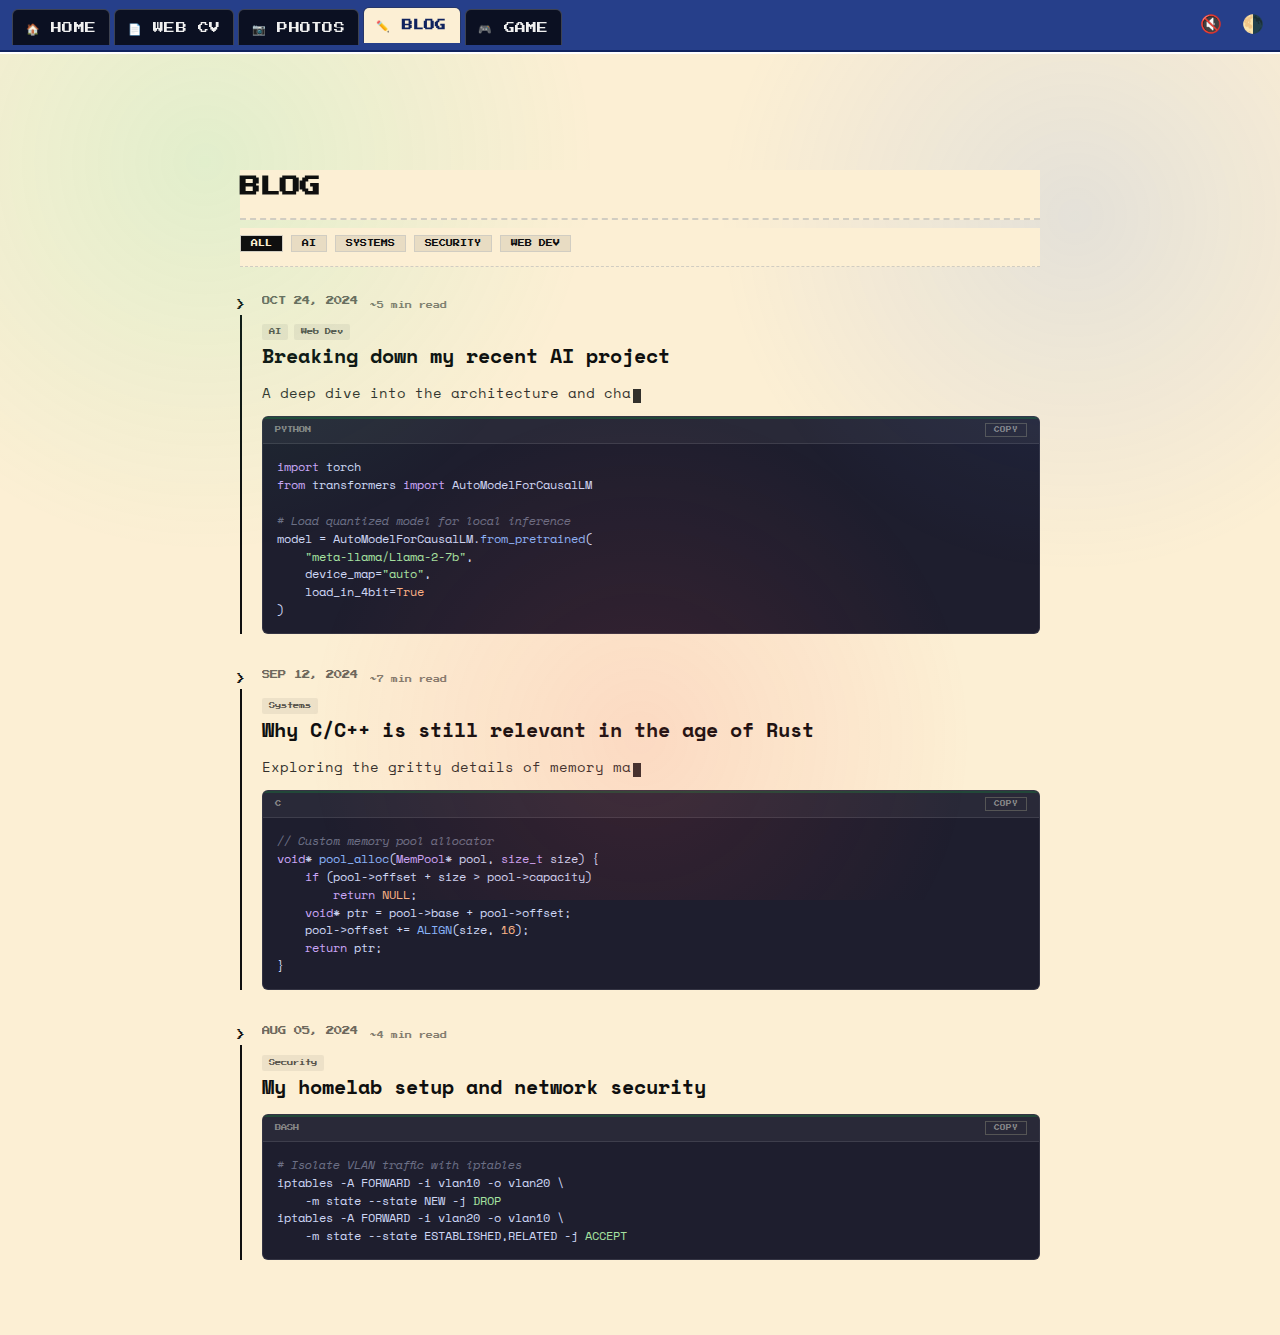
<file: blog.html>
<!DOCTYPE html>
<html lang="en">
<head>
    <meta charset="UTF-8">
    <meta name="viewport" content="width=device-width, initial-scale=1.0">
    <title>Alex Gaffen - Blog</title>
    <link href="https://fonts.googleapis.com/css2?family=Press+Start+2P&family=Space+Mono:ital,wght@0,400;0,700;1,400;1,700&display=swap" rel="stylesheet">
    <style>
        :root {
            --bg-color: #fcefd4;
            --text-color: #0f0f0f;
            --link-color: #0f0f0f;
            --link-hover: #d62020;
            --border-color: #d1cdc2;
            --tag-bg: rgba(0,0,0,0.08);
            --tag-active: #0f0f0f;
            --code-bg: #1e1e2e;
            --code-text: #cdd6f4;
        }

        /* CRT dark mode */
        html.dark-mode {
            --bg-color: #0a0a0a;
            --text-color: #00ff41;
            --link-color: #00ff41;
            --link-hover: #ff3333;
            --border-color: #1a3a1a;
            --tag-bg: rgba(0,255,65,0.1);
            --tag-active: #00ff41;
            --code-bg: #0d1117;
            --code-text: #00ff41;
        }
        html.dark-mode body {
            text-shadow: 0 0 8px rgba(0,255,65,0.3);
        }
        html.dark-mode .post-item::before {
            background: var(--bg-color);
        }
        html.dark-mode .post-item {
            border-left-color: #1a3a1a;
        }
        html.dark-mode code {
            text-shadow: 0 0 6px rgba(0,255,65,0.4);
        }


        body {
            font-family: 'Space Mono', 'Courier New', Courier, monospace;
            max-width: 800px;
            margin: 40px auto;
            padding: 0 20px;
            line-height: 1.6;
            background-color: var(--bg-color);
            color: var(--text-color);
            font-size: 14px;
            transition: background-color 0.4s, color 0.4s;
        }

        header {
            margin-bottom: 2em;
            padding-bottom: 1em;
            border-bottom: 2px dashed var(--border-color);
            display: flex;
            justify-content: space-between;
            align-items: center;
            position: sticky;
            top: 0;
            z-index: 100;
            background: var(--bg-color);
        }

        h1 {
            font-family: 'Press Start 2P', monospace;
            font-size: 1.5em;
            text-transform: uppercase;
            margin: 0;
            letter-spacing: -1px;
        }

        .header-actions {
            display: flex;
            gap: 10px;
            align-items: center;
        }

        a {
            color: var(--link-color);
            text-decoration: none;
            font-family: 'Press Start 2P', monospace;
            font-size: 0.7em;
            text-transform: uppercase;
            transition: all 0.2s ease;
        }
        
        a.back-btn {
            border: 2px solid var(--text-color);
            padding: 8px 12px;
            box-shadow: 2px 2px 0px var(--text-color);
        }
        a:hover { color: var(--link-hover); }
        a.back-btn:hover {
            box-shadow: 4px 4px 0px var(--link-hover);
            border-color: var(--link-hover);
        }



        /* Tag filter bar */
        .tag-filter {
            display: flex;
            gap: 8px;
            flex-wrap: wrap;
            margin-bottom: 2em;
            padding-bottom: 1em;
            border-bottom: 1px dashed var(--border-color);
            position: sticky;
            top: 58px;
            z-index: 99;
            background: var(--bg-color);
            padding-top: 0.5em;
        }
        .tag-btn {
            background: var(--tag-bg);
            border: 1px solid var(--border-color);
            padding: 4px 10px;
            font-family: 'Press Start 2P', monospace;
            font-size: 0.5em;
            color: var(--text-color);
            cursor: pointer;
            transition: all 0.2s;
            text-transform: uppercase;
        }
        .tag-btn.active, .tag-btn:hover {
            background: var(--tag-active);
            color: var(--bg-color);
        }

        .content-area {
            opacity: 1;
        }
        .content-area.first-visit {
            animation: fadeIn 0.8s ease-out;
        }

        @keyframes fadeIn {
            from { opacity: 0; transform: translateY(10px); }
            to { opacity: 1; transform: translateY(0); }
        }

        .post-list {
            list-style: none;
            padding: 0;
        }
        .post-item {
            border-left: 2px solid var(--text-color);
            padding-left: 20px;
            margin-bottom: 2.5em;
            position: relative;
            transition: opacity 0.3s, transform 0.3s;
            cursor: pointer;
        }
        .post-item:hover {
            transform: translateX(6px);
        }
        .post-item:hover::before {
            color: var(--link-hover);
        }
        .post-item.tag-hidden {
            display: none;
        }
        .post-item::before {
            content: '>';
            position: absolute;
            left: -6px;
            top: 0;
            color: var(--text-color);
            font-family: 'Press Start 2P', monospace;
            font-size: 10px;
            background: var(--bg-color);
            padding: 2px 0;
            transition: background 0.4s;
        }
        .post-date {
            font-family: 'Press Start 2P', monospace;
            font-size: 0.6em;
            color: var(--text-color);
            opacity: 0.6;
            margin-bottom: 8px;
            display: block;
        }
        .post-meta-row {
            display: flex;
            align-items: center;
            gap: 12px;
            margin-bottom: 8px;
        }
        .read-time {
            font-family: 'Press Start 2P', monospace;
            font-size: 0.5em;
            opacity: 0.5;
            white-space: nowrap;
        }
        .post-tags {
            display: flex;
            gap: 6px;
            flex-wrap: wrap;
        }
        .post-tag {
            font-family: 'Press Start 2P', monospace;
            font-size: 0.45em;
            background: var(--tag-bg);
            padding: 3px 7px;
            border-radius: 2px;
            opacity: 0.7;
        }
        .post-title {
            font-size: 1.4em;
            font-weight: bold;
            margin: 0 0 10px 0;
        }
        .post-title a {
            font-family: 'Space Mono', monospace;
            font-size: 1em;
            text-transform: none;
            letter-spacing: normal;
        }
        .post-excerpt {
            margin: 0;
            opacity: 0.85;
        }
        /* Typing cursor */
        .post-excerpt .cursor {
            display: inline-block;
            width: 8px;
            height: 1em;
            background: var(--text-color);
            margin-left: 2px;
            animation: blink 0.7s step-end infinite;
            vertical-align: text-bottom;
        }
        @keyframes blink {
            50% { opacity: 0; }
        }

        /* Code block styling */
        .code-block {
            position: relative;
            background: var(--code-bg);
            border-radius: 6px;
            margin: 12px 0;
            overflow: hidden;
            border: 1px solid rgba(255,255,255,0.1);
        }
        .code-block-header {
            display: flex;
            justify-content: space-between;
            align-items: center;
            padding: 6px 12px;
            background: rgba(255,255,255,0.05);
            border-bottom: 1px solid rgba(255,255,255,0.1);
        }
        .code-block-lang {
            font-family: 'Press Start 2P', monospace;
            font-size: 0.45em;
            color: #888;
            text-transform: uppercase;
        }
        .code-copy-btn {
            background: none;
            border: 1px solid #555;
            color: #888;
            font-family: 'Press Start 2P', monospace;
            font-size: 0.4em;
            padding: 3px 8px;
            cursor: pointer;
            transition: all 0.2s;
        }
        .code-copy-btn:hover {
            color: #fff;
            border-color: #fff;
        }
        .code-copy-btn.copied {
            color: #00ff41;
            border-color: #00ff41;
        }
        .code-block pre {
            margin: 0;
            padding: 14px;
            overflow-x: auto;
            font-family: 'Space Mono', monospace;
            font-size: 0.85em;
            line-height: 1.5;
            color: var(--code-text);
        }
        .code-block .scanline {
            position: absolute;
            top: 0; left: 0; right: 0;
            height: 2px;
            background: rgba(0,255,65,0.15);
            animation: scanMove 3s linear 1 forwards;
            pointer-events: none;
        }
        @keyframes scanMove {
            0% { top: 0; }
            100% { top: 100%; }
        }
        .code-block .kw { color: #cba6f7; }
        .code-block .fn { color: #89b4fa; }
        .code-block .str { color: #a6e3a1; }
        .code-block .cm { color: #6c7086; font-style: italic; }
        .code-block .num { color: #fab387; }
    </style>
    <link href="site-tabs.css" rel="stylesheet">
    <script src="site-tabs.js"></script>
</head>
<body class="has-site-tabs blog-page">
<nav class="site-tabs" aria-label="Primary">
    <div class="site-tabs-group">
        <a href="index.html" class="site-tab ">🏠 HOME</a>
        <a href="resume.html" class="site-tab ">📄 WEB CV</a>
        <a href="photography.html" class="site-tab ">📷 PHOTOS</a>
        <a href="blog.html" class="site-tab is-active">✏️ BLOG</a>
        <a href="game.html" class="site-tab ">🎮 GAME</a>
    </div>
    <div class="site-tabs-controls">
        <button id="site-audio-btn" class="site-tabs-btn" title="Toggle Audio" aria-label="Toggle Audio">🔊</button>
        <button id="site-theme-btn" class="site-tabs-btn" title="Toggle Theme" aria-label="Toggle Theme">🌗</button>
    </div>
</nav>


    <header>
        <h1>Blog</h1>

    </header>

    <div class="content-area">
        <p>Thoughts on tech, AI, cybersecurity, and navigating life as a developer.</p>
        
        <div class="tag-filter">
            <button class="tag-btn active" data-tag="all">All</button>
            <button class="tag-btn" data-tag="ai">AI</button>
            <button class="tag-btn" data-tag="systems">Systems</button>
            <button class="tag-btn" data-tag="security">Security</button>
            <button class="tag-btn" data-tag="web">Web Dev</button>
        </div>

        <ul class="post-list">
            <li class="post-item" data-tags="ai,web">
                <div class="post-meta-row">
                    <span class="post-date">OCT 24, 2024</span>
                    <span class="read-time">~5 min read</span>
                </div>
                <div class="post-tags">
                    <span class="post-tag">AI</span>
                    <span class="post-tag">Web Dev</span>
                </div>
                <h2 class="post-title"><a href="#" onclick="return false;">Breaking down my recent AI project</a></h2>
                <p class="post-excerpt" data-text="A deep dive into the architecture and challenges of building large-scale data pipelines for local ML inference. Here's what I learned..."></p>
                <div class="code-block">
                    <div class="code-block-header">
                        <span class="code-block-lang">python</span>
                        <button class="code-copy-btn" onclick="copyCode(this)">COPY</button>
                    </div>
                    <pre><span class="kw">import</span> torch
<span class="kw">from</span> transformers <span class="kw">import</span> AutoModelForCausalLM

<span class="cm"># Load quantized model for local inference</span>
model = AutoModelForCausalLM.<span class="fn">from_pretrained</span>(
    <span class="str">"meta-llama/Llama-2-7b"</span>,
    device_map=<span class="str">"auto"</span>,
    load_in_4bit=<span class="num">True</span>
)</pre>
                    <div class="scanline"></div>
                </div>
            </li>
            <li class="post-item" data-tags="systems">
                <div class="post-meta-row">
                    <span class="post-date">SEP 12, 2024</span>
                    <span class="read-time">~7 min read</span>
                </div>
                <div class="post-tags">
                    <span class="post-tag">Systems</span>
                </div>
                <h2 class="post-title"><a href="#" onclick="return false;">Why C/C++ is still relevant in the age of Rust</a></h2>
                <p class="post-excerpt" data-text="Exploring the gritty details of memory management and when it makes sense to stick to the classics for system-level robust tooling..."></p>
                <div class="code-block">
                    <div class="code-block-header">
                        <span class="code-block-lang">c</span>
                        <button class="code-copy-btn" onclick="copyCode(this)">COPY</button>
                    </div>
                    <pre><span class="cm">// Custom memory pool allocator</span>
<span class="kw">void</span>* <span class="fn">pool_alloc</span>(<span class="kw">MemPool</span>* pool, <span class="kw">size_t</span> size) {
    <span class="kw">if</span> (pool->offset + size > pool->capacity)
        <span class="kw">return</span> <span class="num">NULL</span>;
    <span class="kw">void</span>* ptr = pool->base + pool->offset;
    pool->offset += <span class="fn">ALIGN</span>(size, <span class="num">16</span>);
    <span class="kw">return</span> ptr;
}</pre>
                    <div class="scanline"></div>
                </div>
            </li>
            <li class="post-item" data-tags="security">
                <div class="post-meta-row">
                    <span class="post-date">AUG 05, 2024</span>
                    <span class="read-time">~4 min read</span>
                </div>
                <div class="post-tags">
                    <span class="post-tag">Security</span>
                </div>
                <h2 class="post-title"><a href="#" onclick="return false;">My homelab setup and network security</a></h2>
                <p class="post-excerpt" data-text="How I isolated my services, set up a custom firewall structure, and learned penetration testing basics in the process."></p>
                <div class="code-block">
                    <div class="code-block-header">
                        <span class="code-block-lang">bash</span>
                        <button class="code-copy-btn" onclick="copyCode(this)">COPY</button>
                    </div>
                    <pre><span class="cm"># Isolate VLAN traffic with iptables</span>
iptables -A FORWARD -i vlan10 -o vlan20 \
    -m state --state NEW -j <span class="str">DROP</span>
iptables -A FORWARD -i vlan20 -o vlan10 \
    -m state --state ESTABLISHED,RELATED -j <span class="str">ACCEPT</span></pre>
                    <div class="scanline"></div>
                </div>
            </li>
        </ul>
    </div>


    <script>
        // Tag filtering
        document.querySelectorAll('.tag-btn').forEach(function(btn) {
            btn.addEventListener('click', function() {
                document.querySelectorAll('.tag-btn').forEach(function(b) { b.classList.remove('active'); });
                btn.classList.add('active');
                var tag = btn.getAttribute('data-tag');
                document.querySelectorAll('.post-item').forEach(function(item) {
                    if (tag === 'all' || item.getAttribute('data-tags').indexOf(tag) !== -1) {
                        item.classList.remove('tag-hidden');
                    } else {
                        item.classList.add('tag-hidden');
                    }
                });
            });
        });

        // Typing effect on scroll
        var typedItems = [];
        var typeObserver = new IntersectionObserver(function(entries) {
            entries.forEach(function(entry) {
                if (entry.isIntersecting && typedItems.indexOf(entry.target) === -1) {
                    typedItems.push(entry.target);
                    typeExcerpt(entry.target);
                }
            });
        }, { threshold: 0.3 });

        document.querySelectorAll('.post-excerpt').forEach(function(el) {
            typeObserver.observe(el);
        });

        function typeExcerpt(el) {
            var text = el.getAttribute('data-text');
            if (!text) return;
            el.textContent = '';
            var cursor = document.createElement('span');
            cursor.className = 'cursor';
            el.appendChild(cursor);
            var i = 0;
            var speed = 18; // ms per character
            function tick() {
                if (i < text.length) {
                    el.insertBefore(document.createTextNode(text.charAt(i)), cursor);
                    i++;
                    setTimeout(tick, speed);
                } else {
                    // Remove cursor after typing is done
                    setTimeout(function() { cursor.style.display = 'none'; }, 1500);
                }
            }
            tick();
        }

        // Copy code button
        function copyCode(btn) {
            var pre = btn.closest('.code-block').querySelector('pre');
            var text = pre.textContent || pre.innerText;
            navigator.clipboard.writeText(text).then(function() {
                btn.textContent = 'COPIED!';
                btn.classList.add('copied');
                setTimeout(function() {
                    btn.textContent = 'COPY';
                    btn.classList.remove('copied');
                }, 2000);
            });
        }
    </script>

    <script>
        (function() {
            var key = 'visited-blog';
            if (!localStorage.getItem(key)) {
                document.querySelector('.content-area').classList.add('first-visit');
                localStorage.setItem(key, '1');
            }
        })();
    </script>
    <script src="global_fx.js"></script>
</body>
</html>
</file>
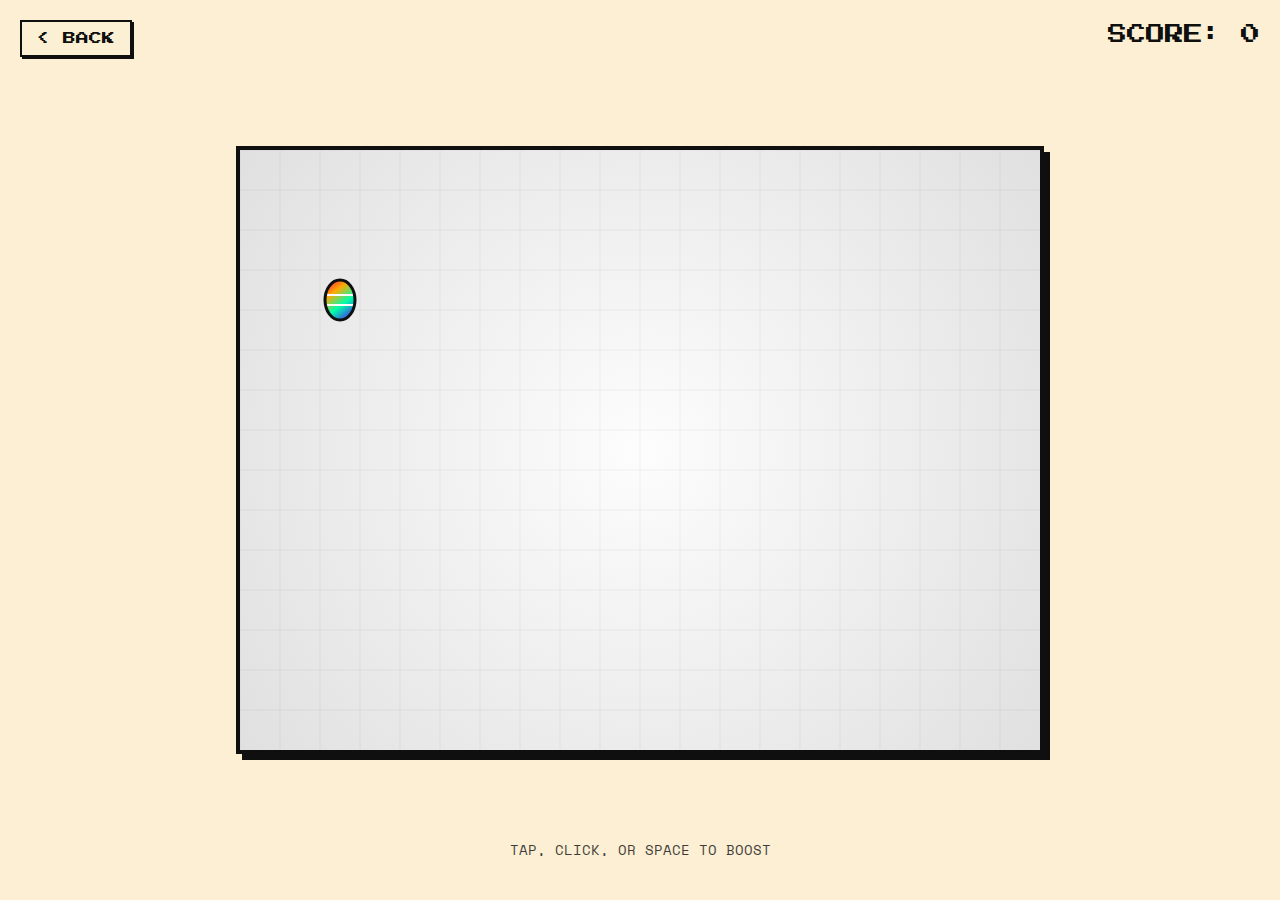
<file: game.html>
﻿<!DOCTYPE html>
<html lang="en">
<head>
    <meta charset="UTF-8">
    <meta name="viewport" content="width=device-width, initial-scale=1.0, maximum-scale=1.0, user-scalable=no">
    <title>Easter Egg Ascent</title>
    <link href="https://fonts.googleapis.com/css2?family=Press+Start+2P&family=Space+Mono&display=swap" rel="stylesheet">
    <style>
        :root { --bg-color: #fcefd4; --text-color: #0f0f0f; }
        body, html {
            margin: 0; padding: 0; width: 100%; height: 100%;
            background-color: var(--bg-color);
            color: var(--text-color);
            font-family: 'Space Mono', Courier, monospace;
            overflow: hidden; touch-action: none;
            display: flex; flex-direction: column; align-items: center; justify-content: center;
        }
        .back-btn {
            position: absolute; top: 20px; left: 20px;
            font-family: 'Press Start 2P', monospace; font-size: 0.8rem;
            color: var(--text-color); text-decoration: none;
            border: 2px solid var(--text-color); box-shadow: 2px 2px 0 var(--text-color);
            padding: 10px 15px; z-index: 100;
            background: rgba(252, 239, 212, 0.9);
            transition: all 0.2s ease;
        }
        .back-btn:active { box-shadow: 0px 0px 0 var(--text-color); transform: translate(2px, 2px); }
        #ui-layer {
            position: absolute; top: 25px; right: 20px;
            font-family: 'Press Start 2P', monospace; font-size: 1.2rem;
            text-align: right; pointer-events: none; z-index: 90;
        }
        #instructions {
            position: absolute; bottom: 40px; left: 50%; transform: translateX(-50%);
            font-size: 0.9rem; text-align: center; pointer-events: none; opacity: 0.8;
        }
        canvas {
            display: block;
            border: 4px solid var(--text-color);
            box-shadow: 6px 6px 0 var(--text-color);
            background: #fff;
            background-image: radial-gradient(circle at 50% 50%, #fdfdfd 0%, #e0e0e0 100%);
            max-width: 95vw; max-height: 85vh;
        }
        #gameover {
            position: absolute; top: 50%; left: 50%; transform: translate(-50%, -50%);
            background: var(--bg-color); padding: 30px;
            border: 4px solid var(--text-color); box-shadow: 5px 5px 0 var(--text-color);
            text-align: center; z-index: 200; display: none;
            font-family: 'Press Start 2P', monospace;
        }
        #gameover h2 { margin-top: 0; color: #d62020; font-size: 1.5rem; }
        .restart-btn {
            font-family: 'Press Start 2P', monospace; margin-top: 20px;
            border: 2px solid var(--text-color); background: #fff;
            padding: 10px 20px; cursor: pointer; box-shadow: 2px 2px 0 var(--text-color);
        }
        .restart-btn:active { box-shadow: 0 0 0 var(--text-color); transform: translate(2px, 2px); }
    </style>
</head>
<body>
    <a href="index.html" class="back-btn">&lt; BACK</a>
    <div id="ui-layer">SCORE: <span id="scoreEl">0</span></div>
    <div id="instructions">TAP, CLICK, OR SPACE TO BOOST</div>
    
    <canvas id="game"></canvas>

    <div id="gameover">
        <h2>CRASHED!</h2>
        <p style="font-family:'Space Mono';font-size:1.2rem;">Score: <span id="finalScore"></span></p>
        <button class="restart-btn" onclick="resetGame()">PLAY AGAIN</button>
    </div>

    <script>
        const canvas = document.getElementById('game');
        const ctx = canvas.getContext('2d');
        let width, height;
        
        function resize() {
            width = Math.min(window.innerWidth * 0.95, 800);
            height = Math.min(window.innerHeight * 0.85, 600);
            canvas.width = width;
            canvas.height = height;
        }
        window.addEventListener('resize', resize);
        resize();

        // Game State
        let frames = 0;
        let score = 0;
        let currentState = 'start'; // start, play, over
        let particles = [];
        let obstacles = [];
        
        // Egg Object
        const egg = {
            x: 100, y: 150, radiusX: 15, radiusY: 20,
            velocity: 0, gravity: 0.35, jump: -6.5,
            rotation: 0,
            draw: function() {
                ctx.save();
                ctx.translate(this.x, this.y);
                this.rotation = Math.min(Math.PI / 4, Math.max(-Math.PI / 4, (this.velocity * 0.1)));
                ctx.rotate(this.rotation);
                
                // Fancy Egg pattern
                const grad = ctx.createLinearGradient(-this.radiusX, -this.radiusY, this.radiusX, this.radiusY);
                grad.addColorStop(0, '#ff0055'); grad.addColorStop(0.3, '#ffaa00');
                grad.addColorStop(0.6, '#00ffaa'); grad.addColorStop(1, '#5500ff');
                
                ctx.beginPath();
                ctx.ellipse(0, 0, this.radiusX, this.radiusY, 0, 0, Math.PI * 2);
                ctx.fillStyle = grad;
                ctx.fill();
                
                // Decorations
                ctx.strokeStyle = '#fff'; ctx.lineWidth = 2;
                ctx.beginPath();
                ctx.moveTo(-13, -5); ctx.lineTo(13, -5);
                ctx.moveTo(-15, 5); ctx.lineTo(15, 5);
                ctx.stroke();

                ctx.lineWidth = 3; ctx.strokeStyle = '#0f0f0f';
                ctx.strokeRect(-this.radiusX, -this.radiusY, 0, 0); // Hack to trigger some sharp edges if needed
                
                ctx.beginPath();
                ctx.ellipse(0, 0, this.radiusX, this.radiusY, 0, 0, Math.PI * 2);
                ctx.stroke();
                
                ctx.restore();
            },
            update: function() {
                this.velocity += this.gravity;
                this.y += this.velocity;
                
                // Floor collision
                if (this.y + this.radiusY >= height) {
                    this.y = height - this.radiusY;
                    gameOver();
                }
                // Ceiling collision
                if (this.y - this.radiusY <= 0) {
                    this.y = this.radiusY;
                    this.velocity = 0;
                }
            },
            boost: function() {
                this.velocity = this.jump;
                // Emit particles
                for(let i=0; i<5; i++) {
                    particles.push(new Particle(this.x - 10, this.y + 15));
                }
            }
        };

        // Particle Class
        class Particle {
            constructor(x, y) {
                this.x = x; this.y = y;
                this.vx = (Math.random() - 0.5) * 3 - 2;
                this.vy = Math.random() * 3 + 1;
                this.life = 1;
                this.decay = Math.random() * 0.05 + 0.02;
                this.color = 'hsl(' + Math.random()*360 + ', 100%, 60%)';
            }
            update() {
                this.x += this.vx; this.y += this.vy;
                this.life -= this.decay;
            }
            draw() {
                ctx.fillStyle = this.color;
                ctx.globalAlpha = Math.max(0, this.life);
                ctx.fillRect(this.x, this.y, 4, 4);
                ctx.globalAlpha = 1;
            }
        }

        // Obstacle Class
        class Obstacle {
            constructor() {
                this.x = width;
                this.w = 40 + Math.random() * 30;
                this.gap = 130 + Math.random() * 40;
                this.topH = 50 + Math.random() * (height - this.gap - 100);
                this.bottomY = this.topH + this.gap;
                this.bottomH = height - this.bottomY;
                this.speed = 3.5 + (score * 0.1); // difficulty scaling
                this.passed = false;
            }
            update() {
                this.x -= this.speed;
                if (!this.passed && this.x + this.w < egg.x) {
                    score++;
                    document.getElementById('scoreEl').innerText = score;
                    this.passed = true;
                }
                // Collision
                let eLeft = egg.x - egg.radiusX + 5;
                let eRight = egg.x + egg.radiusX - 5;
                let eTop = egg.y - egg.radiusY + 5;
                let eBot = egg.y + egg.radiusY - 5;
                
                if (eRight > this.x && eLeft < this.x + this.w) {
                    if (eTop < this.topH || eBot > this.bottomY) {
                        gameOver();
                    }
                }
            }
            draw() {
                ctx.fillStyle = '#0f0f0f';
                // Top pillar
                ctx.fillRect(this.x, 0, this.w, this.topH);
                // Bottom pillar
                ctx.fillRect(this.x, this.bottomY, this.w, this.bottomH);
                
                // Tech stripes
                ctx.fillStyle = '#d62020';
                ctx.fillRect(this.x, this.topH - 10, this.w, 10);
                ctx.fillRect(this.x, this.bottomY, this.w, 10);
            }
        }

        function spawnObstacle() {
            if (frames % Math.max(60, 110 - score*2) === 0) {
                obstacles.push(new Obstacle());
            }
        }

        function handleInput(e) {
            if (e.type === 'keydown' && e.code !== 'Space') return;
            if (e.target && e.target.tagName && e.target.tagName.toLowerCase() === 'button') return;
            if (e.target && e.target.tagName && e.target.tagName.toLowerCase() === 'a') return;
            e.preventDefault();
            
            if (currentState === 'start' || currentState === 'over') {
                if (currentState === 'over') {
                    resetGame();
                    return;
                }
                if (currentState === 'start') currentState = 'play';
            }
            if (currentState === 'play') {
                egg.boost();
                document.getElementById('instructions').style.opacity = 0;
            }
        }

        window.addEventListener('keydown', handleInput, {passive: false});
        window.addEventListener('mousedown', handleInput, {passive: false});
        window.addEventListener('touchstart', handleInput, {passive: false});

        function gameOver() {
            currentState = 'over';
            document.getElementById('gameover').style.display = 'block';
            document.getElementById('finalScore').innerText = score;
            // Explosion particles
            for(let i=0; i<30; i++) particles.push(new Particle(egg.x, egg.y));
        }

        function resetGame() {
            egg.y = height/2; egg.velocity = 0;
            obstacles = []; particles = [];
            score = 0; frames = 0;
            document.getElementById('scoreEl').innerText = score;
            document.getElementById('gameover').style.display = 'none';
            currentState = 'play';
            egg.boost();
        }

        function loop() {
            requestAnimationFrame(loop);
            
            ctx.clearRect(0, 0, width, height);

            if (currentState === 'play') {
                egg.update();
                spawnObstacle();
            }

            // Draw Background grid
            ctx.strokeStyle = 'rgba(0,0,0,0.05)'; ctx.lineWidth = 1;
            ctx.beginPath();
            for(let x=0; x<width; x+=40) { ctx.moveTo(x,0); ctx.lineTo(x,height); }
            for(let y=0; y<height; y+=40) { ctx.moveTo(0,y); ctx.lineTo(width,y); }
            ctx.stroke();

            // Handle Particles
            for(let i = particles.length-1; i >= 0; i--) {
                let p = particles[i];
                p.update(); p.draw();
                if(p.life <= 0) particles.splice(i, 1);
            }

            // Handle Obstacles
            for(let i = obstacles.length-1; i >= 0; i--) {
                let obs = obstacles[i];
                if (currentState === 'play') obs.update();
                obs.draw();
                if (obs.x + obs.w < 0) obstacles.splice(i, 1);
            }

            if (currentState !== 'over' || particles.length > 0) {
                 egg.draw();
            }
            
            if (currentState === 'play') frames++;
        }

        loop();
    </script>
</body>
</html>
</file>
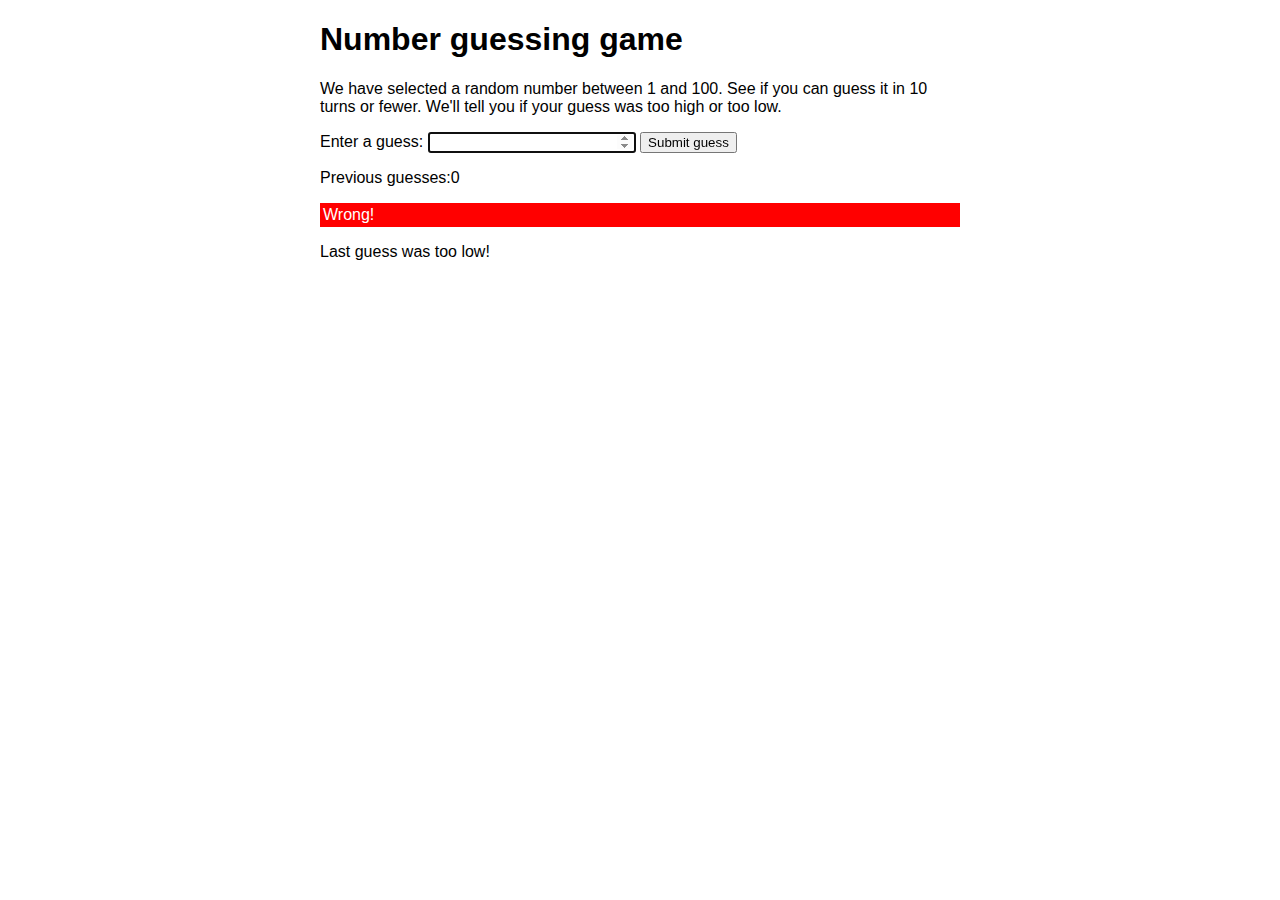
<file: number.html>
<!DOCTYPE html>
<html lang="en-us">
  <head>
    <meta charset="utf-8">

    <title>Number guessing game</title>

    <style>
      html {
        font-family: sans-serif;
      }

      body {
        width: 50%;
        max-width: 800px;
        min-width: 480px;
        margin: 0 auto;
      }
      
      .form input[type="number"] {
        width: 200px;
      }

      .lastResult {
        color: white;
        padding: 3px;
      }
    </style>
  </head>

  <body>
    <h1>Number guessing game</h1>

    <p>We have selected a random number between 1 and 100. See if you can guess it in 10 turns or fewer. We'll tell you if your guess was too high or too low.</p>

    <div class="form">
      <label for="guessField">Enter a guess: </label>
      <input type="number" min="1" max="100" required id="guessField" class="guessField">
      <input type="submit" value="Submit guess" class="guessSubmit">
    </div>

    <div class="resultParas">
      <p class="guesses"></p>
      <p class="lastResult"></p>
      <p class="lowOrHi"></p>
    </div>

    <script>
        let randomNumber = Math.floor(Math.random() * 100) + 1;
        const guesses = document.querySelector(".guesses");
        const lastResult = document.querySelector(".lastResult");
        const lowOrHi = document.querySelector(".lowOrHi");

        const guessSubmit = document.querySelector(".guessSubmit");
        const guessField = document.querySelector(".guessField");

        let guessCount = 1;
        let resetButton;

        function checkGuess() {
          const userGuess = Number(guessField.value);
          if (guessCount === 1) {
            guesses.textContent = "Previous guesses:";
          }
          guesses.textContent = `${guesses.textContent}${userGuess}`;

          if (userGuess === randomNumber) {
            lastResult.textContent = "Congratulations! You got it right!";
            lastResult.style.backgroundColor = "green";
            lowOrHi.textContent = "";
            setGameOver();
          } else if (guessCount === 10) {
            lastResult.textContent = "!!!GAME OVER!!!";
            lowOrHi.textContent = "";
            setGameOver();
          } else {
            lastResult.textContent = "Wrong!";
            lastResult.style.backgroundColor = "red";
            if (userGuess < randomNumber) {
              lowOrHi.textContent = "Last guess was too low!";
            } else if (userGuess > randomNumber) {
              lowOrHit.textContent = "Last guess was too high!";
            }
          }

          guessCount++;
          guessField.value = "";
          guessField.focus();
        }



        guessSubmit.addEventListener("click", checkGuess);
        
        checkGuess();

        function setGameOver() {
          guessField.disabled = true;
          guessSubmit.disabled = true;
          resetButton = document.createElement("button");
          resetButton.textContent = "Start new game";
          document.body.append(resetButton);
          resetButton.addEventListener("click", resetGame);
        }

        function resetGame() {
          guessCount = 1;

          const resetParas = document.querySelectorAll(".resultParas p");
          for (const resetPara of resetParas) {
            resetPara.textContent = "";
          }

          resetButton.parentNode.removeChild(resetButton);
          guessField.disabled = false;
          guessSubmit.disabled = false;
          guessField.value = "";
          guessField.focus();

          lastResult.style.backgroundColor = "white";

          randomNumber = Math.floor(Math.random() * 100) + 1;
        }

      // Your JavaScript goes here
    
    </script>
  </body>
</html>
</file>
<file: site-tabs.css>
@import url('https://fonts.googleapis.com/css2?family=Press+Start+2P&display=swap');
body.has-site-tabs {
    --site-tabs-top: 0;
    --site-tabs-shell-height: 52px;
    --site-tabs-gap: 4px;
    --site-tabs-shell-bg: #263f8a;
    --site-tabs-shell-border: #10235e;
    --site-tab-bg: rgba(10, 14, 28, 0.94);
    --site-tab-border: rgba(240, 240, 240, 0.22);
    --site-tab-fg: #f0f0f0;
    --site-tab-active-bg: #fcefd4;
    --site-tab-active-fg: #10235e;
    --site-tab-active-border: rgba(16, 35, 94, 0.9);
    --site-world-link-alpha: 0.48;
    --site-world-glow-alpha: 0.32;
    --site-world-node-alpha: 1;
    --site-world-spark-alpha: 0.9;
    --site-world-near-line-width: 2.4;
    --site-world-far-line-width: 1.4;
    --site-world-canvas-opacity: 1;
    --site-world-overlay-opacity: 1;
}

html.dark-mode body.has-site-tabs {
    --site-world-link-alpha: 0.3;
    --site-world-glow-alpha: 0.22;
    --site-world-node-alpha: 0.96;
    --site-world-spark-alpha: 0.7;
    --site-world-near-line-width: 1.8;
    --site-world-far-line-width: 1.1;
    --site-world-canvas-opacity: 0.94;
    --site-world-overlay-opacity: 0.97;
}

.site-tabs {
    position: fixed;
    top: var(--site-tabs-top);
    left: 0;
    width: 100%;
    min-height: var(--site-tabs-shell-height);
    display: flex;
    align-items: center;
    justify-content: space-between;
    padding: 6px 12px;
    box-sizing: border-box;
    z-index: 1400;
    background: var(--site-tabs-shell-bg);
    border-bottom: 2px solid var(--site-tabs-shell-border);
    box-shadow: 0 2px 0 0 #ffffff;
    font-family: 'Space Mono', 'Courier New', Courier, monospace;
}

.site-tabs-group {
    display: flex;
    gap: var(--site-tabs-gap);
}

.site-tab {
    display: inline-flex;
    align-items: center;
    justify-content: center;
    min-height: 24px;
    padding: 0.3rem 0.8rem;
    border: 1px solid var(--site-tab-border);
    border-bottom: none;
    border-top-left-radius: 6px;
    border-top-right-radius: 6px;
    background: var(--site-tab-bg);
    color: var(--site-tab-fg);
    text-decoration: none;
    text-align: center;
    font-family: 'Press Start 2P', monospace;
    font-size: clamp(0.5rem, 0.85vw, 0.75rem);
    line-height: 2;
    letter-spacing: 0.02em;
    text-transform: uppercase;
    transition: all 0.2s ease;
    white-space: nowrap;
    position: relative;
    top: 2px; /* Push down slightly so it rests on bottom border */
    overflow: hidden;
    box-sizing: content-box;
}

@keyframes site-tab-text-glitch {
    0%, 100% { text-shadow: none; }
    20% { text-shadow: -2px 0 red, 2px 0 #00ffff; }
    40% { text-shadow: 2px 0 red, -2px 0 #00ffff; }
    60% { text-shadow: none; }
    80% { text-shadow: -1px 0 #00ff00, 1px 0 red; }
}

.site-tab:not(.is-active):hover {
    color: #d62020;
    text-decoration: underline;
    animation: site-tab-text-glitch 0.3s cubic-bezier(0.25, 0.46, 0.45, 0.94) both infinite;
}

.site-tab.is-active {
    background: var(--site-tab-active-bg);
    color: var(--site-tab-active-fg);
    border-color: var(--site-tab-active-border);
    top: 0;
    padding-bottom: calc(0.3rem + 2px);
    pointer-events: none;
    font-weight: bold;
}

/* Controls inside site-tabs */
.site-tabs-controls {
    display: flex;
    align-items: center;
    gap: 12px;
}

.site-tabs-btn {
    background: transparent;
    border: none;
    cursor: pointer;
    font-size: 1.1rem;
    padding: 0 4px;
    color: #fff;
    transition: opacity 0.2s, transform 0.2s;
    line-height: 1;
}

.site-tabs-btn:hover {
    transform: scale(1.2);
}

body.index-page {
    --site-world-a: rgba(50, 190, 255, 0.22);
    --site-world-b: rgba(255, 120, 60, 0.20);
    --site-world-c: rgba(255, 230, 80, 0.20);
    padding-top: 76px !important;
}

body.blog-page {
    --site-world-a: rgba(40, 240, 150, 0.12);
    --site-world-b: rgba(60, 130, 255, 0.12);
    --site-world-c: rgba(255, 70, 70, 0.12);
    padding-top: 74px !important;
}



body.blog-page header {
    top: 56px;
}

body.blog-page .tag-filter {
    top: 106px;
}

body.photo-page {
    --site-world-a: rgba(80, 210, 255, 0.18);
    --site-world-b: rgba(255, 155, 70, 0.18);
    --site-world-c: rgba(255, 90, 140, 0.18);
    padding-top: 74px !important;
}



body.game-page {
    --site-world-a: rgba(255, 210, 105, 0.20);
    --site-world-b: rgba(255, 120, 120, 0.20);
    --site-world-c: rgba(255, 255, 255, 0.12);
    padding-top: 72px !important;
}

body.game-page .back-btn {
    top: 66px;
}

body.game-page #ui-layer {
    top: 70px;
}

body.resume-page {
    --site-tabs-top: 0;
    --site-tabs-shell-bg: #263f8a;
    --site-tabs-shell-border: #10235e;
    --site-tab-active-bg: #fcefd4;
    --site-tab-active-fg: #10235e;
    --site-tab-active-border: rgba(16, 35, 94, 0.9);
    --site-world-a: rgba(70, 240, 210, 0.18);
    --site-world-b: rgba(110, 80, 255, 0.16);
    --site-world-c: rgba(255, 200, 60, 0.14);
}

body.resume-page .content {
    padding-top: 112px;
}

[data-theme="light"] body.resume-page {
    --site-tabs-shell-bg: #263f8a;
    --site-tabs-shell-border: #10235e;
    --site-tab-active-bg: #fcefd4;
    --site-tab-active-fg: #10235e;
    --site-tab-active-border: rgba(16, 35, 94, 0.9);
}

@media (max-width: 900px) {
    body.resume-page {
        --site-tabs-top: 0;
    }

    body.resume-page .content {
        padding-top: 72px !important;
    }

    body.resume-page .sidebar {
        top: 0 !important;
        padding-top: 68px !important;
        height: auto !important;
        min-height: auto !important;
        position: relative !important;
    }
}

@media (max-width: 760px) {
    body.has-site-tabs {
        --site-tabs-shell-height: 52px;
        --site-tabs-gap: 2px;
    }

    .site-tabs {
        width: 100%;
        padding: 3px 4px;
    }

    .site-tab {
        padding: 0.15rem 0.25rem;
        font-size: clamp(0.32rem, 1.6vw, 0.45rem);
    }

    .site-tabs-btn {
        font-size: 0.8rem;
        padding: 0 2px;
    }

    body.blog-page header {
        top: 48px;
    }

    body.blog-page .tag-filter {
        top: 96px;
    }

    body.game-page .back-btn {
        top: 60px;
    }

    body.game-page #ui-layer {
        top: 64px;
    }
}

/* Global Dark/Hacker mode overrides for consistency across pages */
body.hacker-mode {
    --bg-color: #121010 !important;
    --text-color: #00ff00 !important;
    --border-color: #1a4a1a !important;
    --link-color: #00ff00 !important;
    --link-hover: #ff00ff !important;
}

body.hacker-mode.game-page #ui-layer, 
body.hacker-mode.game-page .restart-btn,
body.hacker-mode.game-page canvas {
    background-color: #000 !important;
}

@media (min-width: 901px) {
    body.resume-page .sidebar {
        top: 52px !important;
        height: calc(100vh - 52px) !important;
        justify-content: center !important;
        padding-top: 0 !important;
    }
    body.resume-page .top-social-bar {
        top: 52px !important;
    }
}



/* Global Scrollbar Hiding */
::-webkit-scrollbar { display: none; }
html, body { -ms-overflow-style: none; scrollbar-width: none; overflow-x: hidden; }

body:not(.resume-page) #site-full-progress {
    position: fixed;
    top: 0;
    left: 0;
    height: 3px;
    width: 0%;
    background: linear-gradient(90deg, #22d3ee, #a78bfa, #14b8a6);
    z-index: 9999;
    transition: width 0.08s linear;
    pointer-events: none;
    box-shadow: 0 0 20px rgba(34, 211, 238, 0.4);
}

html.dark-mode body:not(.resume-page) #site-full-progress {
    background: linear-gradient(90deg, #22d3ee, #a78bfa, #14b8a6);
    box-shadow: 0 0 20px rgba(34, 211, 238, 0.4);
}

/* Shared world canvas */
.site-world-canvas {
    position: fixed;
    inset: 0;
    width: 100%;
    height: 100%;
    pointer-events: none;
    z-index: 0;
    opacity: var(--site-world-canvas-opacity, 0.88);
    filter: saturate(1.16) contrast(1.03);
}

body.has-site-tabs::after {
    content: '';
    position: fixed;
    inset: 0;
    pointer-events: none;
    z-index: 0;
    background:
        radial-gradient(circle at 16% 18%, var(--site-world-a, rgba(90, 197, 255, 0.16)), transparent 30%),
        radial-gradient(circle at 84% 24%, var(--site-world-b, rgba(255, 143, 92, 0.12)), transparent 28%),
        radial-gradient(circle at 50% 82%, var(--site-world-c, rgba(255, 255, 255, 0.08)), transparent 34%);
    opacity: var(--site-world-overlay-opacity, 0.95);
}

@media (max-width: 760px) {
}
</file>
